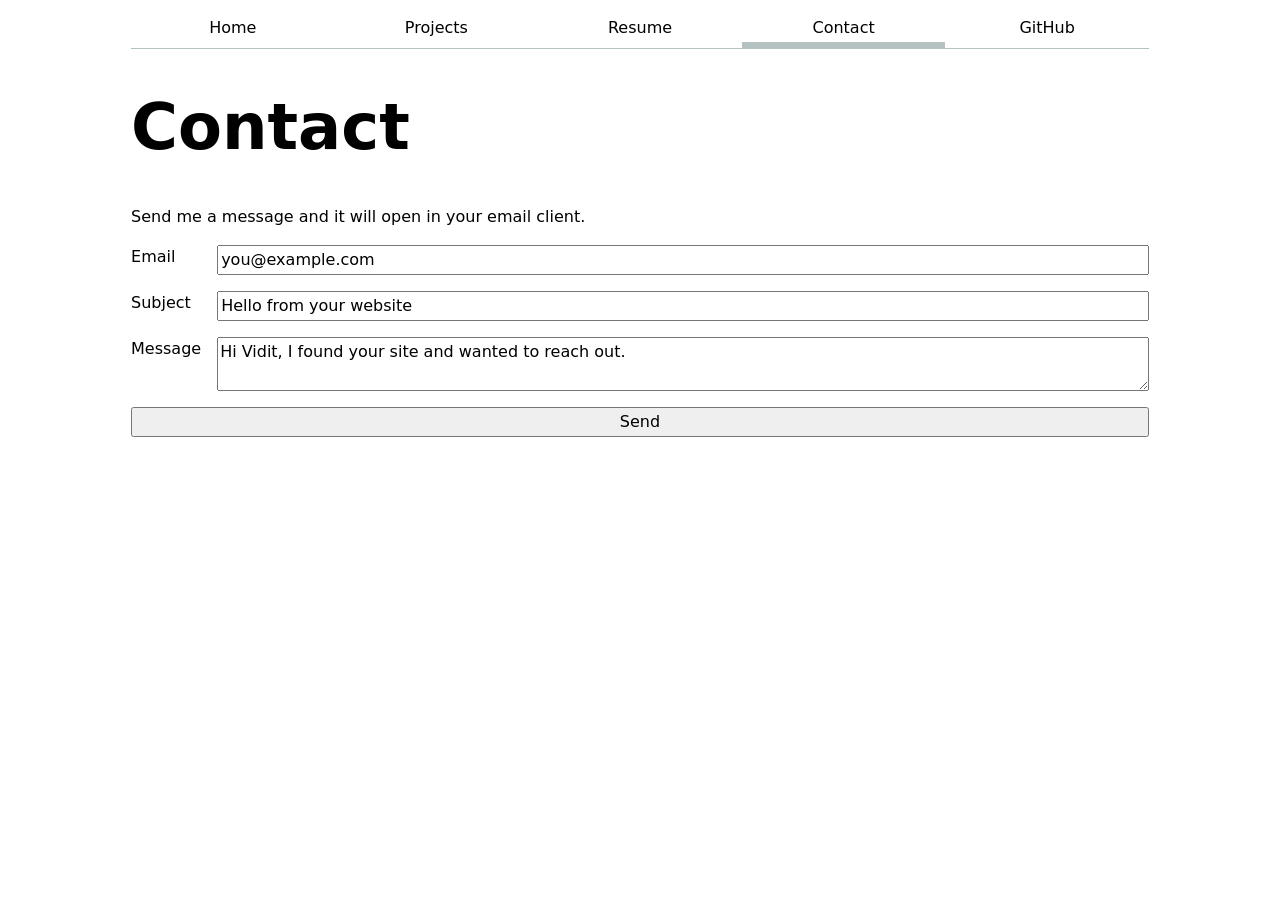
<file: contact/index.html>
<!DOCTYPE html>
<html lang="en">
<head>
  <meta charset="UTF-8">
  <meta name="viewport" content="width=device-width, initial-scale=1.0">
  <title>Contact - Vidit Batta</title>
  <link rel="stylesheet" href="../style.css">
</head>
<body>
  <nav>
    <a href="../index.html">Home</a>
    <a href="../projects/index.html">Projects</a>
    <a href="../resume/index.html">Resume</a>
    <a class="current" href="index.html">Contact</a>
    <a href="https://github.com/thebigviditb" target="_blank">GitHub</a>
  </nav>

  <h1>Contact</h1>
  <p>Send me a message and it will open in your email client.</p>

  <form action="mailto:vidit.batta@gmail.com" method="POST" enctype="text/plain">
    <label>
      Email
      <input type="email" name="email" value="you@example.com">
    </label>
    <label>
      Subject
      <input name="subject" value="Hello from your website">
    </label>
    <label>
      Message
      <textarea name="body">Hi Vidit, I found your site and wanted to reach out.</textarea>
    </label>
    <button>Send</button>
  </form>
</body>
</html>
</file>
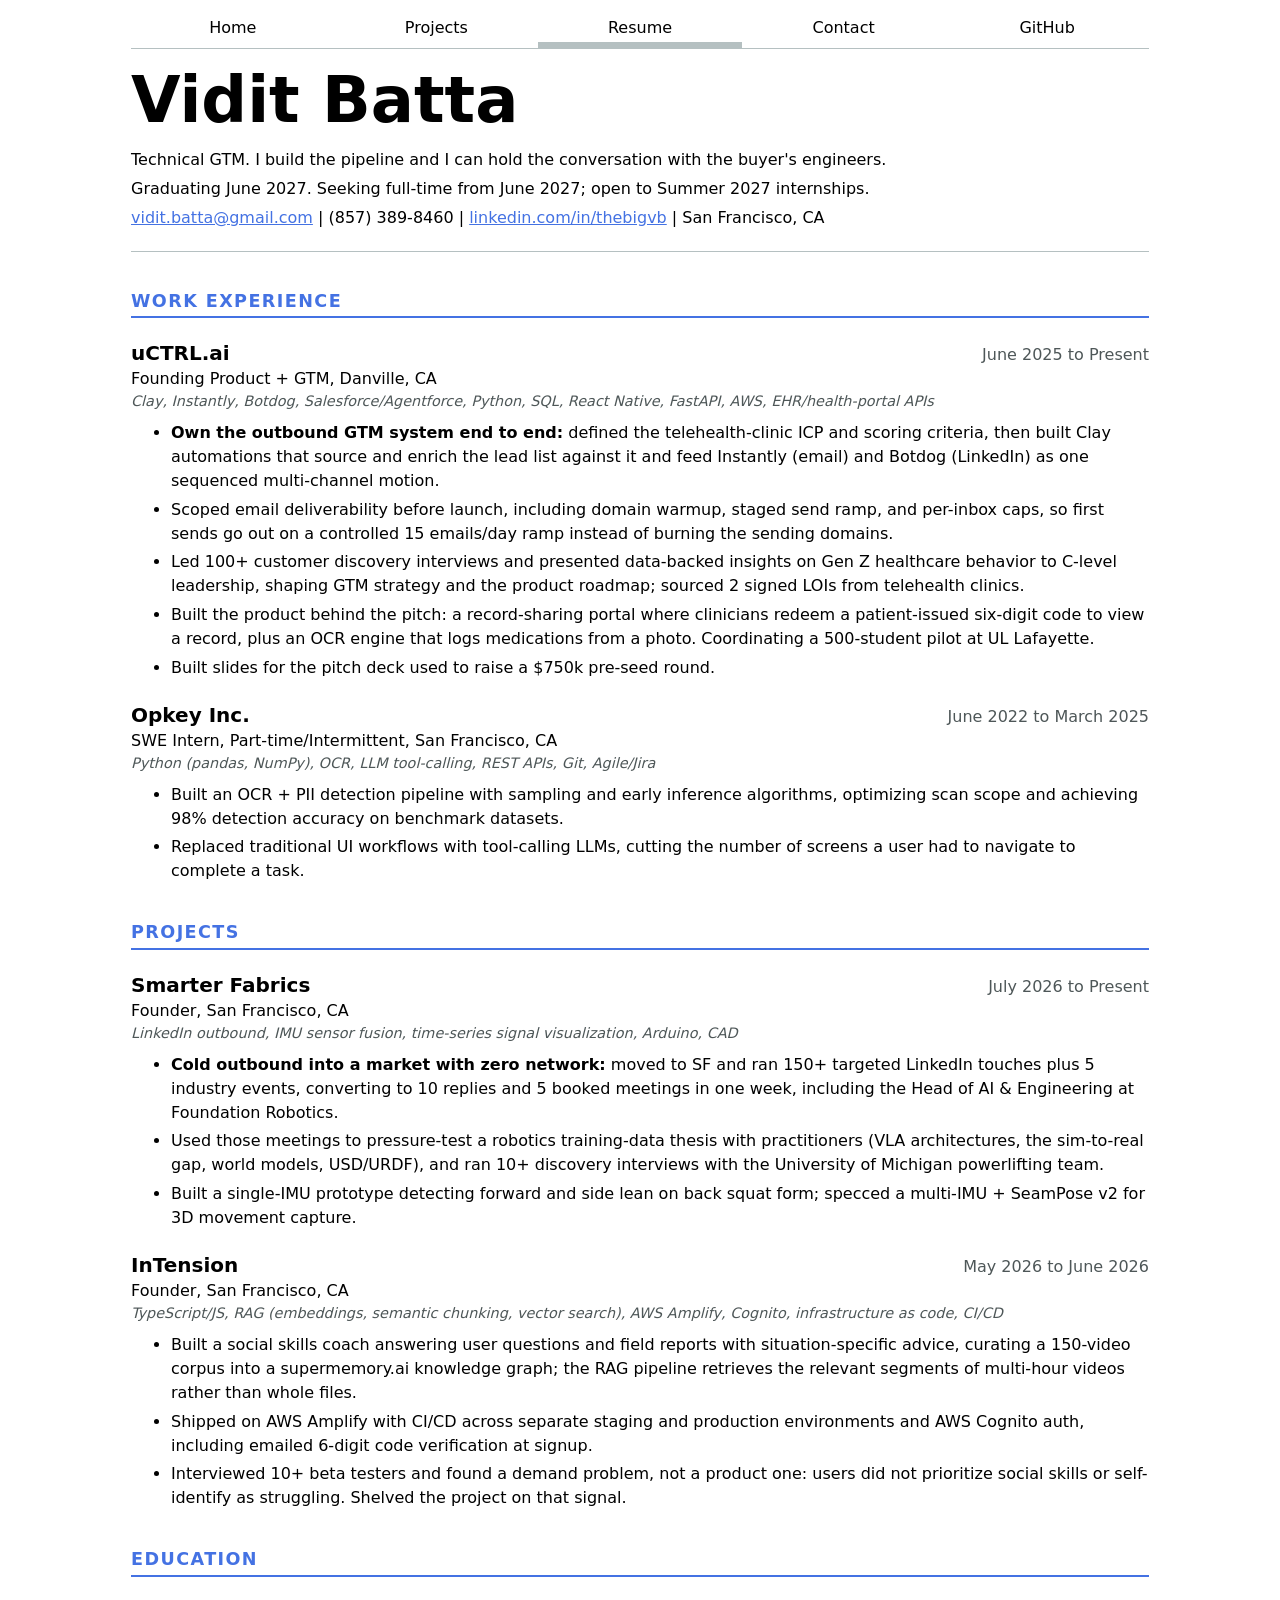
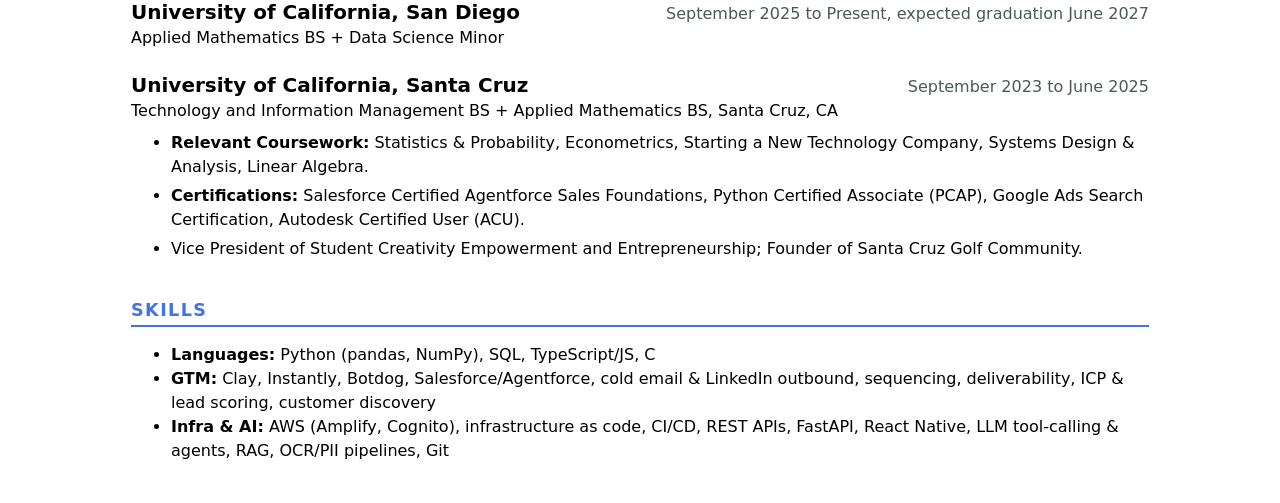
<file: resume/index.html>
<!DOCTYPE html>
<html lang="en">
<head>
  <meta charset="UTF-8">
  <meta name="viewport" content="width=device-width, initial-scale=1.0">
  <title>Resume - Vidit Batta</title>
  <link rel="stylesheet" href="../style.css">
</head>
<body class="resume">
  <nav>
    <a href="../index.html">Home</a>
    <a href="../projects/index.html">Projects</a>
    <a class="current" href="index.html">Resume</a>
    <a href="../contact/index.html">Contact</a>
    <a href="https://github.com/thebigviditb" target="_blank">GitHub</a>
  </nav>

  <header>
    <h1>Vidit Batta</h1>
    <p>Technical GTM. I build the pipeline and I can hold the conversation with the buyer's engineers.</p>
    <p>Graduating June 2027. Seeking full-time from June 2027; open to Summer 2027 internships.</p>
    <p>
      <a href="mailto:vidit.batta@gmail.com">vidit.batta@gmail.com</a> |
      (857) 389-8460 |
      <a href="https://www.linkedin.com/in/thebigvb/" target="_blank">linkedin.com/in/thebigvb</a> |
      San Francisco, CA
    </p>
  </header>

  <section>
    <h2>Work Experience</h2>

    <article>
      <header>
        <h3>uCTRL.ai</h3>
        <p>Founding Product + GTM, Danville, CA</p>
        <p><time datetime="2025-06">June 2025</time> to Present</p>
        <p><em>Clay, Instantly, Botdog, Salesforce/Agentforce, Python, SQL, React Native, FastAPI, AWS, EHR/health-portal APIs</em></p>
      </header>
      <ul>
        <li><strong>Own the outbound GTM system end to end:</strong> defined the telehealth-clinic ICP and scoring criteria, then built Clay automations that source and enrich the lead list against it and feed Instantly (email) and Botdog (LinkedIn) as one sequenced multi-channel motion.</li>
        <li>Scoped email deliverability before launch, including domain warmup, staged send ramp, and per-inbox caps, so first sends go out on a controlled 15 emails/day ramp instead of burning the sending domains.</li>
        <li>Led 100+ customer discovery interviews and presented data-backed insights on Gen Z healthcare behavior to C-level leadership, shaping GTM strategy and the product roadmap; sourced 2 signed LOIs from telehealth clinics.</li>
        <li>Built the product behind the pitch: a record-sharing portal where clinicians redeem a patient-issued six-digit code to view a record, plus an OCR engine that logs medications from a photo. Coordinating a 500-student pilot at UL Lafayette.</li>
        <li>Built slides for the pitch deck used to raise a $750k pre-seed round.</li>
      </ul>
    </article>

    <article>
      <header>
        <h3>Opkey Inc.</h3>
        <p>SWE Intern, Part-time/Intermittent, San Francisco, CA</p>
        <p><time datetime="2022-06">June 2022</time> to <time datetime="2025-03">March 2025</time></p>
        <p><em>Python (pandas, NumPy), OCR, LLM tool-calling, REST APIs, Git, Agile/Jira</em></p>
      </header>
      <ul>
        <li>Built an OCR + PII detection pipeline with sampling and early inference algorithms, optimizing scan scope and achieving 98% detection accuracy on benchmark datasets.</li>
        <li>Replaced traditional UI workflows with tool-calling LLMs, cutting the number of screens a user had to navigate to complete a task.</li>
      </ul>
    </article>
  </section>

  <section>
    <h2>Projects</h2>

    <article>
      <header>
        <h3>Smarter Fabrics</h3>
        <p>Founder, San Francisco, CA</p>
        <p><time datetime="2026-07">July 2026</time> to Present</p>
        <p><em>LinkedIn outbound, IMU sensor fusion, time-series signal visualization, Arduino, CAD</em></p>
      </header>
      <ul>
        <li><strong>Cold outbound into a market with zero network:</strong> moved to SF and ran 150+ targeted LinkedIn touches plus 5 industry events, converting to 10 replies and 5 booked meetings in one week, including the Head of AI &amp; Engineering at Foundation Robotics.</li>
        <li>Used those meetings to pressure-test a robotics training-data thesis with practitioners (VLA architectures, the sim-to-real gap, world models, USD/URDF), and ran 10+ discovery interviews with the University of Michigan powerlifting team.</li>
        <li>Built a single-IMU prototype detecting forward and side lean on back squat form; specced a multi-IMU + SeamPose v2 for 3D movement capture.</li>
      </ul>
    </article>

    <article>
      <header>
        <h3>InTension</h3>
        <p>Founder, San Francisco, CA</p>
        <p><time datetime="2026-05">May 2026</time> to <time datetime="2026-06">June 2026</time></p>
        <p><em>TypeScript/JS, RAG (embeddings, semantic chunking, vector search), AWS Amplify, Cognito, infrastructure as code, CI/CD</em></p>
      </header>
      <ul>
        <li>Built a social skills coach answering user questions and field reports with situation-specific advice, curating a 150-video corpus into a supermemory.ai knowledge graph; the RAG pipeline retrieves the relevant segments of multi-hour videos rather than whole files.</li>
        <li>Shipped on AWS Amplify with CI/CD across separate staging and production environments and AWS Cognito auth, including emailed 6-digit code verification at signup.</li>
        <li>Interviewed 10+ beta testers and found a demand problem, not a product one: users did not prioritize social skills or self-identify as struggling. Shelved the project on that signal.</li>
      </ul>
    </article>
  </section>

  <section>
    <h2>Education</h2>

    <article>
      <header>
        <h3>University of California, San Diego</h3>
        <p>Applied Mathematics BS + Data Science Minor</p>
        <p><time datetime="2025-09">September 2025</time> to Present, expected graduation <time datetime="2027-06">June 2027</time></p>
      </header>
    </article>

    <article>
      <header>
        <h3>University of California, Santa Cruz</h3>
        <p>Technology and Information Management BS + Applied Mathematics BS, Santa Cruz, CA</p>
        <p><time datetime="2023-09">September 2023</time> to <time datetime="2025-06">June 2025</time></p>
      </header>
      <ul>
        <li><strong>Relevant Coursework:</strong> Statistics &amp; Probability, Econometrics, Starting a New Technology Company, Systems Design &amp; Analysis, Linear Algebra.</li>
        <li><strong>Certifications:</strong> Salesforce Certified Agentforce Sales Foundations, Python Certified Associate (PCAP), Google Ads Search Certification, Autodesk Certified User (ACU).</li>
        <li>Vice President of Student Creativity Empowerment and Entrepreneurship; Founder of Santa Cruz Golf Community.</li>
      </ul>
    </article>
  </section>

  <section>
    <h2>Skills</h2>
    <ul>
      <li><strong>Languages:</strong> Python (pandas, NumPy), SQL, TypeScript/JS, C</li>
      <li><strong>GTM:</strong> Clay, Instantly, Botdog, Salesforce/Agentforce, cold email &amp; LinkedIn outbound, sequencing, deliverability, ICP &amp; lead scoring, customer discovery</li>
      <li><strong>Infra &amp; AI:</strong> AWS (Amplify, Cognito), infrastructure as code, CI/CD, REST APIs, FastAPI, React Native, LLM tool-calling &amp; agents, RAG, OCR/PII pipelines, Git</li>
    </ul>
  </section>
</body>
</html>
</file>
<file: style.css>
:root {
  --color-accent: oklch(58% 45% 265);
  --color-border: oklch(80% 3% 200);
  accent-color: var(--color-accent);
}

body {
  /* Set line height to 1.5 times the font size
     and use the OS's UI font as the website font
   */
  font: 100%/1.5 system-ui;
  max-width: 100ch;
  /* Center the content, but never let it touch the viewport edges */
  margin-inline: max(1em, (100% - 100ch) / 2);
}

img {
  max-width: 100%;
  height: auto;
}

/* Headings */

h1,
h2,
h3,
h4,
h5,
h6 {
  line-height: 1.1;
  text-wrap: balance;
}

h1 {
  font-size: 400%;
}

/* Navigation bar */

nav {
  display: flex;
  margin-bottom: 1em;
  border-bottom: 1px solid var(--color-border);

  a {
    flex: 1;
    text-decoration: none;
    color: inherit;
    text-align: center;
    padding: 0.5em;
  }

  a.current {
    border-bottom: 0.4em solid var(--color-border);
    padding-bottom: 0.1em;
  }

  a:hover {
    border-bottom: 0.4em solid var(--color-accent);
    padding-bottom: 0.1em;
    background-color: oklch(from var(--color-accent) 95% 5% h);
  }
}

/* Contact form */

input,
textarea,
button {
  font: inherit;
}

form {
  display: grid;
  grid-template-columns: auto 1fr;
  gap: 1em;

  label {
    display: grid;
    grid-template-columns: subgrid;
    grid-column: 1 / -1;
  }

  button {
    grid-column: 1 / -1;
  }
}

/* Projects grid */

.projects {
  display: grid;
  grid-template-columns: repeat(auto-fill, minmax(15em, 1fr));
  gap: 1em;

  article {
    display: grid;
    grid-template-rows: subgrid;
    grid-row: span 3;
  }

  h2 {
    margin: 0;
  }
}

/* Resume */

.resume {
  section {
    margin-block: 2.5em;
  }

  section > h2 {
    color: var(--color-accent);
    text-transform: uppercase;
    letter-spacing: 0.08em;
    font-size: 110%;
    padding-bottom: 0.3em;
    border-bottom: 2px solid var(--color-accent);
  }

  > header {
    padding-bottom: 1em;
    border-bottom: 1px solid var(--color-border);

    h1 {
      margin-block: 0.2em;
    }

    p {
      margin-block: 0.3em;
    }
  }

  article {
    margin-block: 1.5em;

    header {
      display: grid;
      grid-template-columns: 1fr auto;
      column-gap: 1em;
      align-items: baseline;

      h3 {
        margin: 0;
        font-size: 125%;
      }

      p {
        margin: 0;
      }

      /* Dates sit on the right, on the same line as the company or school name */
      p:has(time) {
        grid-row: 1;
        grid-column: 2;
        color: oklch(45% 3% 200);
        font-variant-numeric: tabular-nums;
      }

      p:has(em) {
        grid-column: 1 / -1;
        font-size: 90%;
        color: oklch(45% 3% 200);
      }
    }

    ul {
      margin-block: 0.5em 0;
    }

    li {
      margin-block: 0.3em;
    }
  }

  /* Links in the resume body only, so the nav keeps its own styling */
  section a,
  > header a {
    color: var(--color-accent);
  }
}

/* On narrow screens, dates drop below the company or school name */
@media (max-width: 40em) {
  .resume article header {
    grid-template-columns: 1fr;

    p:has(time) {
      grid-row: auto;
      grid-column: 1;
    }
  }
}

/* GitHub profile stats on the home page */

#profile-stats dl {
  display: grid;
  grid-template-columns: repeat(4, 1fr);
  text-align: center;
  margin: 0;

  dt {
    grid-row: 1;
    font-size: 80%;
    text-transform: uppercase;
    letter-spacing: 0.05em;
    color: oklch(45% 3% 200);
  }

  dd {
    grid-row: 2;
    margin: 0;
    font-size: 250%;
    font-weight: bold;
  }
}
</file>
